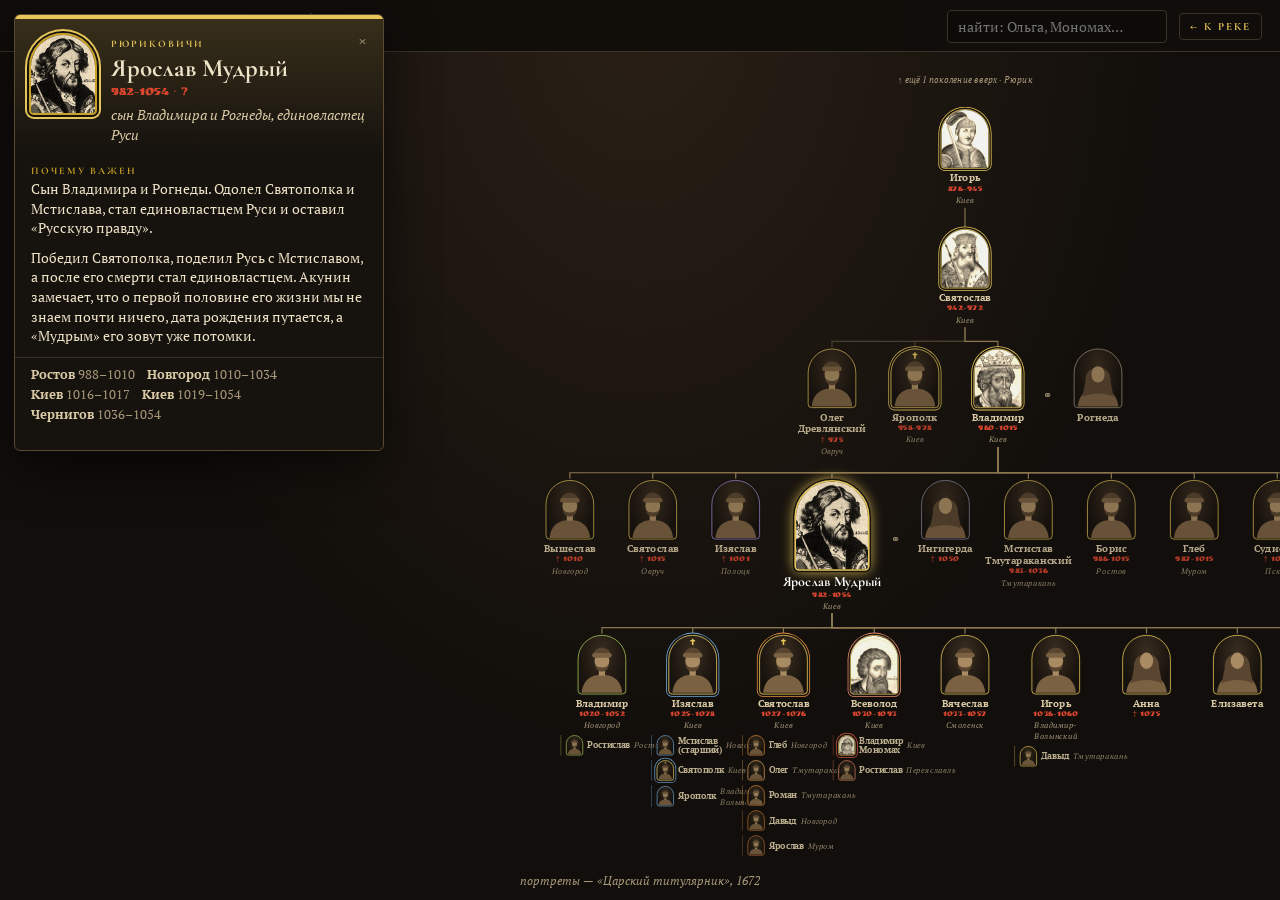
<file: tree.html>
<!DOCTYPE html>
<html lang="ru">
<head>
<meta charset="utf-8">
<meta name="viewport" content="width=device-width, initial-scale=1">
<title>Древо Рюриковичей</title>
<link rel="icon" href="img/icon.svg" type="image/svg+xml">
<link rel="apple-touch-icon" href="img/icon180.png">
<meta name="description" content="Древо Рюриковичей от Рюрика до Ивана III, по первому и второму томам «Истории Российского государства» Б. Акунина.">
<meta property="og:title" content="Древо Рюриковичей">
<meta property="og:description" content="Древо Рюриковичей от Рюрика до Ивана III, по первому и второму томам «Истории Российского государства» Б. Акунина.">
<meta property="og:image" content="https://shkodnik1917.github.io/reka-vremeni/img/og.png">
<meta property="og:type" content="website">
<meta property="og:url" content="https://shkodnik1917.github.io/reka-vremeni/tree.html">
<meta property="og:site_name" content="Река времени">
<meta property="og:locale" content="ru_RU">
<meta property="og:image:width" content="1200">
<meta property="og:image:height" content="630">
<meta name="twitter:card" content="summary_large_image">
<link rel="canonical" href="https://shkodnik1917.github.io/reka-vremeni/tree.html">
<meta name="theme-color" content="#16120e">
<link rel="preconnect" href="https://fonts.googleapis.com">
<link rel="preconnect" href="https://fonts.gstatic.com" crossorigin>
<link href="https://fonts.googleapis.com/css2?family=Ruslan+Display&family=Cormorant+Garamond:ital,wght@0,500;0,600;0,700;1,500;1,600&family=PT+Serif:ital,wght@0,400;0,700;1,400&display=swap" rel="stylesheet">
<link rel="stylesheet" href="kin.css">
<style>
:root{
  --ink:#14110d; --parch:#efe3c8; --parch2:#d9c9a5; --muted:#a8987a;
  --red:#b3261e; --red2:#d8452f; --gold:#c9a227; --gold2:#e6c65a; --line:#3a3226;
  --serif:"PT Serif",Georgia,serif; --head:"Cormorant Garamond",Georgia,serif; --vyaz:"Ruslan Display","Cormorant Garamond",serif;
}
*{box-sizing:border-box}
body{margin:0;min-height:100vh;background:#110e0b radial-gradient(ellipse at 50% 0%,#2a2016 0,transparent 60%) fixed;color:var(--parch);font:15px/1.45 var(--serif)}
header{position:sticky;top:0;z-index:20;display:flex;flex-wrap:wrap;align-items:center;gap:6px 12px;padding:10px 18px 8px;background:rgba(17,14,11,.96);border-bottom:1px solid var(--line)}
header h1{margin:0;font:400 26px var(--vyaz);color:var(--parch)}
header .sp{flex:1}
#q{width:220px;background:#0d0b08;border:1px solid var(--line);color:var(--parch);font:14px var(--serif);padding:6px 10px;border-radius:4px}
#q:focus{outline:none;border-color:var(--gold)}
a.back{font:700 11px var(--head);letter-spacing:.18em;text-transform:uppercase;color:var(--gold2);text-decoration:none;border:1px solid var(--line);border-radius:4px;padding:6px 10px}
a.back:hover{border-color:var(--gold2)}
#view{max-width:1100px;margin:0 auto;padding:18px 20px 8px}
body.carded #view{padding-left:400px;max-width:1500px}
@media (max-width:700px){#view{overflow-x:auto;padding:12px 8px}body.carded #view{padding-left:8px}}
#view.in .ktr{animation:rise .35s ease both}
#view.in .ktr.me{animation-delay:.05s}#view.in .ktr.dn{animation-delay:.1s}
@keyframes rise{from{opacity:0;transform:translateY(10px)}}
#card .ktbox{display:none}#card .cinfo{max-height:none}
.foot{text-align:center;font:italic 12px var(--serif);color:var(--muted);padding:0 0 8px}
</style>
</head>
<body>
<header>
  <h1>Древо Рюриковичей</h1>
  <span class="sp"></span>
  <input id="q" list="names" placeholder="найти: Ольга, Мономах…"><datalist id="names"></datalist>
  <a class="back" id="back-to-river" href="index.html" target="kin-river">← к реке</a>
</header>
<div id="view"></div>
<div class="foot">портреты — «Царский титулярник», 1672</div>
<div id="card"></div>
<script src="horde_world.js"></script>
<script src="flow_volume1.js"></script>
<script src="flow_volume2.js"></script>
<script src="flow_rulers_byz.js"></script>
<script src="flow_rulers.js"></script>
<script src="flow_rulers_early.js"></script>
<script src="people.js"></script>
<script src="persons.js"></script>
<script src="portraits.js"></script>
<script src="fame.js"></script>
<script src="kintree.js"></script>
<script src="card.js"></script>
<script src="tree.js"></script>
</body>
</html>
</file>
<file: kin.css>
/* Общее для реки и древа: кликабельные имена и карточка человека. */
a.pp,.pp{cursor:pointer;color:inherit;text-decoration:none;border-bottom:1px dotted color-mix(in srgb,var(--b,var(--gold2)) 40%,transparent);transition:color .15s,background .15s}
a.pp:hover,.pp:hover{color:#fff;background:color-mix(in srgb,var(--b,var(--gold2)) 22%,transparent)}
a.chip{display:inline-block;font:600 12.5px var(--serif);border:0;border-left:3px solid var(--b);background:rgba(255,255,255,.04);padding:1px 7px 1px 6px;border-radius:0 3px 3px 0;margin:0 4px 4px 0;white-space:nowrap}
#card{position:fixed;left:14px;top:14px;z-index:3100;width:min(370px,calc(100vw - 28px));max-height:calc(100vh - 28px);overflow:auto;background:#16120e;border:1px solid #5a4a32;border-radius:6px;box-shadow:0 14px 50px rgba(0,0,0,.6);
  opacity:0;transform:translateX(-14px);pointer-events:none;transition:opacity .22s,transform .22s;font:13.5px/1.45 var(--serif);color:var(--parch2)}
#card.on{opacity:1;transform:none;pointer-events:auto}
#card .ch{padding:14px 16px 10px;border-top:4px solid var(--b);background:linear-gradient(180deg,color-mix(in srgb,var(--b) 16%,transparent),transparent);position:relative}
#card .cbtn{position:absolute;right:8px;top:8px;display:flex;gap:2px}
#card .cbtn button{width:26px;height:26px;border:0;background:none;color:var(--muted);font:17px var(--serif);cursor:pointer;border-radius:3px}
#card .cbtn button:hover{color:var(--gold2);background:rgba(255,255,255,.06)}
#card .cbr{font:700 10px var(--head);letter-spacing:.2em;text-transform:uppercase;color:var(--b)}
#card h3{margin:2px 60px 0 0;font:700 25px/1.1 var(--head);color:var(--parch)}
#card .cy{font:400 14px var(--vyaz);color:var(--red2);margin-top:3px}
#card .cd{font-style:italic;color:var(--parch2);margin-top:5px}
#card .bio{margin:0;padding:10px 16px 4px;color:var(--parch)}
#card .csec{padding:8px 16px 4px;border-top:1px solid var(--line);margin-top:6px}
#card h4{margin:0 0 6px;font:700 10px var(--head);letter-spacing:.22em;text-transform:uppercase;color:var(--gold)}
#card .cact{padding:8px 16px 14px}
#card .cact button{font:700 11px var(--head);letter-spacing:.18em;text-transform:uppercase;color:var(--gold2);background:none;border:1px solid var(--gold);border-radius:3px;padding:5px 12px;cursor:pointer}
#card .cact button:hover{background:rgba(201,162,39,.15)}
#card .cact a.tbtn{display:inline-block;font:700 11px var(--head);letter-spacing:.18em;text-transform:uppercase;color:var(--gold2);text-decoration:none;border:1px solid var(--gold);border-radius:3px;padding:5px 12px}
#card .cact a.tbtn:hover{background:rgba(201,162,39,.15)}

#card .ch.hasimg{padding-left:96px;min-height:104px}
#card .cimg{position:absolute;left:14px;top:14px;width:68px;height:82px;border-radius:34px 34px 5px 5px;overflow:hidden;border:2px solid var(--gold);box-shadow:0 0 0 2px #16120e,0 0 0 4px var(--b);background:radial-gradient(ellipse at 50% 30%,#3a2e20,#17120d 75%)}
#card .seats{display:flex;flex-wrap:wrap;gap:2px 12px;font-size:12.5px;color:var(--muted)}#card .seats b{color:var(--parch2);font-weight:600}
#card .ktbox{padding:10px 8px 6px}
/* карточка: сверху сведения стоят на месте, снизу древо листается само по себе */
#card.on{display:flex;flex-direction:column;overflow:hidden}
#card .cinfo{flex:0 1 auto;overflow:auto;max-height:52%;min-height:120px}
#card .ktbox{flex:1 1 auto;overflow:auto;min-height:140px;border-top:1px solid var(--line);margin:0;overscroll-behavior:contain}
/* лицо: портрет или силуэт, одна тонировка на всех */
.kf img,.cimg img,.pf img,.rf img{width:100%;height:100%;object-fit:cover;display:block;filter:grayscale(1) sepia(.55) contrast(1.08) brightness(.95)}
.sil{width:100%;height:100%;display:block}
.sil .s1{fill:#7a6142}.sil .s2{fill:#a88b62}.sil .s3{fill:#5a4630}.sil .sx{stroke:#e6c65a;stroke-width:2;fill:none}
/* древо вокруг человека */
/* одно поколение — одна строка, без переносов; не влезает — древо прокручивается вбок */
.kt{position:relative;display:flex;flex-direction:column;align-items:center;gap:20px;padding:4px 12px 8px;width:max-content;min-width:100%;box-sizing:border-box}
.ktl{position:absolute;left:0;top:0;pointer-events:none;overflow:visible}
.ktl path{fill:none;stroke:#8a7650;stroke-width:1.5}
.ktl path.bro{stroke:#4a3f2c}
.ktr{position:relative;display:flex;flex-wrap:nowrap;justify-content:center;align-items:flex-start;gap:12px 6px}
.ktn{position:relative;width:66px;display:flex;flex-direction:column;align-items:center;text-align:center;cursor:pointer;color:var(--parch2);text-decoration:none;border:0!important;background:none!important}
.ktn .kf{width:40px;height:48px;border-radius:20px 20px 4px 4px;overflow:hidden;border:1.5px solid var(--b);background:radial-gradient(ellipse at 50% 30%,#3a2e20,#17120d 75%);box-shadow:0 0 0 2px #16120e;transition:transform .15s,box-shadow .15s}
.ktn.kv .kf{border-color:var(--gold2);box-shadow:0 0 0 2px #16120e,0 0 0 3px var(--b)}
.ktn b{font:600 11px/1.15 var(--serif);margin-top:4px}
.ktn i{font:10px var(--vyaz);font-style:normal;color:var(--red2);margin-top:1px}
.ktn em{font:italic 10.5px var(--serif);color:var(--muted)}
.ktn.bro{opacity:.55}.ktn.bro:hover{opacity:1}
.ktn:hover .kf{transform:translateY(-2px);box-shadow:0 0 0 2px #16120e,0 0 12px var(--b)}
.ktn:hover b{color:#fff}
.ktn.sm{opacity:.82}
.ktn.self{width:86px;opacity:1}
.ktn.self .kf{width:58px;height:70px;border-radius:29px 29px 5px 5px;border-width:2px;box-shadow:0 0 0 2px #16120e,0 0 16px var(--b)}
.ktn.self b{font-size:12.5px;color:#fff}
.ktm{align-self:center;color:var(--muted);font-size:14px;margin-top:-18px}
.ktup{font:italic 12px var(--serif);color:var(--muted);cursor:pointer;border:0!important}
.ktup:hover{color:var(--gold2)}
/* крупно — страница древа */
.kt.big{gap:30px}
.kt.big .ktn{width:96px}
.kt.big .ktn .kf{width:62px;height:76px;border-radius:31px 31px 5px 5px}
.kt.big .ktn b{font-size:13px}.kt.big .ktn i{font-size:11.5px}
.kt.big .ktn.self{width:130px}
.kt.big .ktn.self .kf{width:96px;height:116px;border-radius:48px 48px 6px 6px;border-width:2.5px}
.kt.big .ktn.self b{font:700 18px/1.1 var(--head)}
.kt.big .ktr{gap:18px 10px}
.ktc{display:flex;flex-direction:column;align-items:center;gap:6px}
.ktc.has{padding-bottom:4px}
.kt.big .ktc{width:106px;align-items:stretch}
.kt.big .ktc>.ktn:first-child{align-self:center}
.kt .ktn.gk{flex-direction:row;width:100%;gap:5px;text-align:left;opacity:.85;align-items:center;padding-left:6px;border-left:1px solid color-mix(in srgb,var(--b) 50%,transparent)!important}
.kt .ktn.gk .kf{width:22px;height:26px;border-radius:11px 11px 3px 3px;flex:none;border-width:1px}
.kt .ktn.gk b{margin:0;font-size:11px;line-height:1.15}.ktn.gk i{display:none}
#card .why{margin:0;padding:10px 16px 0;color:var(--parch)}#card .why i{display:block;font:700 10px var(--head);letter-spacing:.2em;text-transform:uppercase;color:var(--gold);font-style:normal;margin-bottom:3px}

/* короткая справка о человеке при наведении */
#htip{position:fixed;z-index:3200;max-width:320px;background:rgba(20,17,13,.97);border:1px solid var(--line);border-left:3px solid var(--c);border-radius:4px;padding:8px 11px;font:13px/1.45 var(--serif);color:var(--parch2);pointer-events:none;opacity:0;transition:opacity .12s}
#htip.on{opacity:1}
#htip b{display:block;font:700 16px var(--head);color:var(--parch)}
#htip .k{display:block;font-size:12px;color:var(--muted);margin-bottom:4px}
</file>
